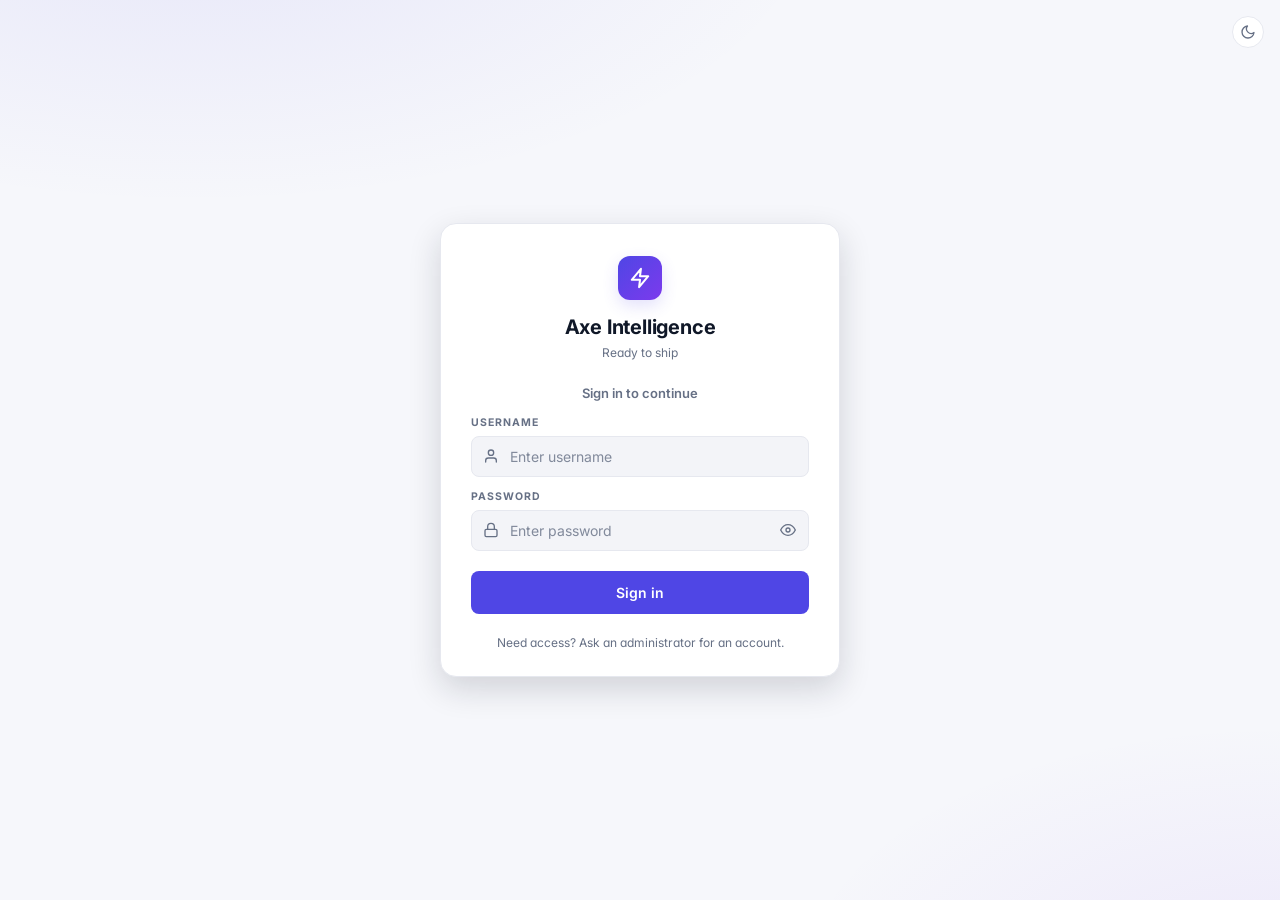
<file: auth/login.html>
<!DOCTYPE html>
<html lang="en">

<head>
  <meta charset="UTF-8" />
  <meta name="viewport" content="width=device-width, initial-scale=1.0" />
  <title>Axe Intelligence — Sign in</title>
  <link rel="preconnect" href="https://fonts.googleapis.com" />
  <link rel="preconnect" href="https://fonts.gstatic.com" crossorigin />
  <link href="https://fonts.googleapis.com/css2?family=Inter:wght@400;500;600;700&family=JetBrains+Mono:wght@400;500&display=swap"
    rel="stylesheet" />
  <script src="/static/js/theme.js"></script>
  <link rel="stylesheet" href="/static/css/theme.css" />
  <link rel="stylesheet" href="/auth/login.css" />
</head>

<body>
  <button class="theme-toggle login-theme" id="theme-toggle" type="button"></button>

  <main class="login-wrap">
    <div class="login-card">
      <div class="brand">
        <div class="logo-mark">
          <svg viewBox="0 0 24 24" fill="none" stroke="currentColor" stroke-width="2.2" stroke-linecap="round"
            stroke-linejoin="round">
            <polygon points="13 2 3 14 12 14 11 22 21 10 12 10 13 2" />
          </svg>
        </div>
        <div class="wordmark">Axe Intelligence</div>
        <div class="tagline">Ready to ship</div>
      </div>

      <p class="form-header">Sign in to continue</p>

      <div id="error" role="alert"></div>

      <form id="login-form" novalidate>
        <div class="field">
          <label for="username">Username</label>
          <div class="input-wrap">
            <svg viewBox="0 0 24 24" fill="none" stroke="currentColor" stroke-width="2" stroke-linecap="round"
              stroke-linejoin="round">
              <path d="M20 21v-2a4 4 0 0 0-4-4H8a4 4 0 0 0-4 4v2" />
              <circle cx="12" cy="7" r="4" />
            </svg>
            <input id="username" name="username" autocomplete="username" placeholder="Enter username" required />
          </div>
        </div>

        <div class="field">
          <label for="password">Password</label>
          <div class="input-wrap">
            <svg viewBox="0 0 24 24" fill="none" stroke="currentColor" stroke-width="2" stroke-linecap="round"
              stroke-linejoin="round">
              <rect x="3" y="11" width="18" height="11" rx="2" ry="2" />
              <path d="M7 11V7a5 5 0 0 1 10 0v4" />
            </svg>
            <input id="password" name="password" type="password" autocomplete="current-password"
              placeholder="Enter password" required class="has-toggle" />
            <button type="button" class="password-toggle" id="pw-toggle" aria-label="Show password">
              <svg id="eye-open" viewBox="0 0 24 24" fill="none" stroke="currentColor" stroke-width="2"
                stroke-linecap="round" stroke-linejoin="round">
                <path d="M1 12s4-8 11-8 11 8 11 8-4 8-11 8-11-8-11-8z" />
                <circle cx="12" cy="12" r="3" />
              </svg>
              <svg id="eye-closed" viewBox="0 0 24 24" fill="none" stroke="currentColor" stroke-width="2"
                stroke-linecap="round" stroke-linejoin="round" style="display:none">
                <path
                  d="M17.94 17.94A10.07 10.07 0 0 1 12 20c-7 0-11-8-11-8a18.45 18.45 0 0 1 5.06-5.94M9.9 4.24A9.12 9.12 0 0 1 12 4c7 0 11 8 11 8a18.5 18.5 0 0 1-2.16 3.19m-6.72-1.07a3 3 0 1 1-4.24-4.24" />
                <line x1="1" y1="1" x2="23" y2="23" />
              </svg>
            </button>
          </div>
        </div>

        <button id="submit-btn" class="btn btn-primary" type="submit">
          <span class="btn-text">Sign in</span>
          <span class="btn-spinner"></span>
        </button>
      </form>

      <div class="footer">Need access? Ask an administrator for an account.</div>
    </div>
  </main>

  <script src="/auth/client.js"></script>
  <script src="/auth/login.js"></script>
</body>

</html>
</file>
<file: static/css/theme.css>
/* ─────────────────────────────────────────────────────────────────────────────
   TMS Platform — shared design system. Every page loads this first, then its own page CSS.
   Light by default; [data-theme="dark"] swaps only the colour values (static/js/theme.js sets it).
   One accent (blue); green / amber / red only for meaning; everything else neutral grey (~90 / 8 / 2).
   ───────────────────────────────────────────────────────────────────────────── */

:root {
  --bg: #f6f7fb;
  --surface: #ffffff;
  --surface-2: #f3f4f8;
  --border: #e6e8ef;
  --text: #101828;
  --text-2: #344054;
  --muted: #667085;
  --accent: #4f46e5;
  --accent-2: #7c3aed;
  --highlight: #f5b700;                /* yellow: the second brand colour, for highlights only */
  --highlight-soft: rgba(245, 183, 0, .16);
  --highlight-ink: #7a5b00;
  --success: #16a34a;
  --warning: #d97706;
  --danger: #dc2626;

  /* tinted backgrounds: the colour at 10-15% */
  --accent-soft: rgba(79, 70, 229, .09);
  --accent-ring: rgba(79, 70, 229, .16);
  --success-soft: rgba(22, 163, 74, .15);
  --warning-soft: rgba(217, 119, 6, .15);
  --danger-soft: rgba(220, 38, 38, .10);
  --hover-tint: rgba(79, 70, 229, .035);

  --shadow-card: 0 1px 2px rgba(16, 24, 40, .05), 0 1px 3px rgba(16, 24, 40, .04);
  --shadow-pop: 0 12px 32px rgba(16, 24, 40, .16);
  --overlay: rgba(0, 0, 0, .65);

  --radius-input: 8px;
  --radius-card: 12px;
  --radius-modal: 14px;
  --ease: 160ms ease;

  --font: 'Inter', 'DM Sans', 'Segoe UI', system-ui, sans-serif;
  --mono: 'JetBrains Mono', 'DM Mono', ui-monospace, Consolas, monospace;

  color-scheme: light;
}

[data-theme="dark"] {
  --bg: #0d1117;
  --surface: #161b22;
  --surface-2: #21262d;
  --border: #30363d;
  --text: #e6edf3;
  --text-2: #c9d1d9;
  --muted: #8b949e;
  --accent: #818cf8;
  --accent-2: #8b5cf6;
  --highlight: #facc15;
  --highlight-soft: rgba(250, 204, 21, .14);
  --highlight-ink: #facc15;
  --success: #3fb950;
  --warning: #d29922;
  --danger: #f85149;

  --accent-soft: rgba(129, 140, 248, .14);
  --accent-ring: rgba(129, 140, 248, .24);
  --success-soft: rgba(63, 185, 80, .15);
  --warning-soft: rgba(210, 153, 34, .15);
  --danger-soft: rgba(248, 81, 73, .14);
  --hover-tint: rgba(129, 140, 248, .06);

  --shadow-card: 0 1px 3px rgba(0, 0, 0, .35);
  --shadow-pop: 0 14px 36px rgba(0, 0, 0, .55);

  color-scheme: dark;
}

/* ── base ─────────────────────────────────────────────────────────────────── */
*, *::before, *::after { box-sizing: border-box; }
* { margin: 0; padding: 0; }

html { -webkit-text-size-adjust: 100%; }

body {
  font-family: var(--font);
  font-size: 13px;
  line-height: 1.5;
  font-feature-settings: "cv11", "ss01";
  background: var(--bg);
  color: var(--text);
  -webkit-font-smoothing: antialiased;
}

::selection { background: var(--accent); color: #fff; }

button, input, select, textarea { font-family: inherit; font-size: inherit; color: inherit; }
button { cursor: pointer; }
a { color: var(--accent); text-decoration: none; }
a:hover { text-decoration: underline; }

.mono { font-family: var(--mono); }
.muted { color: var(--muted); }
.sr-only { position: absolute; width: 1px; height: 1px; overflow: hidden; clip: rect(0 0 0 0); white-space: nowrap; }

.page-title { font-size: 22px; font-weight: 700; letter-spacing: -.01em; }
.card-title { font-size: 14px; font-weight: 600; }
.hint { font-size: 11px; color: var(--muted); }

/* the signature small label: forms and table headers */
.label, label {
  display: block;
  font-size: 10.5px;
  font-weight: 700;
  letter-spacing: 1px;
  text-transform: uppercase;
  color: var(--muted);
  margin: 12px 0 5px;
}
.req::after { content: " *"; color: var(--danger); }

/* ── forms ────────────────────────────────────────────────────────────────── */
input, select, textarea {
  width: 100%;
  background: var(--surface-2);
  border: 1px solid var(--border);
  border-radius: var(--radius-input);
  padding: 9px 11px;
  color: var(--text);
  font-size: 13px;
  transition: border-color var(--ease), box-shadow var(--ease), background var(--ease);
}
input::placeholder, textarea::placeholder { color: var(--muted); opacity: .8; }
input:focus, select:focus, textarea:focus {
  outline: none;
  border-color: var(--accent);
  box-shadow: 0 0 0 3px var(--accent-ring);
}
input:disabled, select:disabled { opacity: .6; cursor: not-allowed; }
input[type="checkbox"], input[type="radio"] { width: auto; accent-color: var(--accent); box-shadow: none; }
select { appearance: none; padding-right: 30px; cursor: pointer;
  background-image: url("data:image/svg+xml,%3Csvg xmlns='http://www.w3.org/2000/svg' width='12' height='12' viewBox='0 0 24 24' fill='none' stroke='%236b7280' stroke-width='2.5' stroke-linecap='round' stroke-linejoin='round'%3E%3Cpath d='m6 9 6 6 6-6'/%3E%3C/svg%3E");
  background-repeat: no-repeat; background-position: right 10px center; }
.field-error { color: var(--danger); font-size: 12px; margin-top: 4px; }

/* ── buttons ──────────────────────────────────────────────────────────────── */
.btn, button.primary {
  display: inline-flex; align-items: center; justify-content: center; gap: 7px;
  border: 1px solid transparent;
  border-radius: 8px;
  padding: 7px 14px;
  font-size: 12.5px;
  font-weight: 600;
  line-height: 1.4;
  white-space: nowrap;
  transition: opacity var(--ease), border-color var(--ease), color var(--ease), background var(--ease),
              transform var(--ease);
}
.btn:disabled, button.primary:disabled { opacity: .55; cursor: not-allowed; }

.btn-primary, button.primary { background: var(--accent); color: #fff; }
.btn-primary:hover:not(:disabled), button.primary:hover:not(:disabled) { opacity: .85; }

.btn-ghost { background: transparent; color: var(--muted); border-color: var(--border); }
.btn-ghost:hover:not(:disabled) { color: var(--text); border-color: var(--text); transform: translateY(-1px); }

.btn-danger { background: var(--danger-soft); color: var(--danger); border-color: rgba(220, 38, 38, .3); }
.btn-danger:hover:not(:disabled) { background: rgba(220, 38, 38, .2); }

.btn-success { background: var(--success-soft); color: var(--success); border-color: rgba(22, 163, 74, .3); }
.btn-success:hover:not(:disabled) { background: rgba(22, 163, 74, .25); }

.btn-sm { padding: 3px 9px; font-size: 12px; border-radius: 6px; }
.btn-xs { padding: 2px 7px; font-size: 11px; border-radius: 5px; }
.btn svg { width: 14px; height: 14px; flex-shrink: 0; }

/* ── cards, KPI tiles ─────────────────────────────────────────────────────── */
.card {
  background: var(--surface);
  border: 1px solid var(--border);
  border-radius: var(--radius-card);
  box-shadow: var(--shadow-card);
}
.card-head {
  display: flex; align-items: center; justify-content: space-between; gap: 12px;
  padding: 14px 18px;
  border-bottom: 1px solid var(--border);
}
.card-body { padding: 16px 18px; }

.kpi {
  background: var(--surface);
  border: 1px solid var(--border);
  border-radius: var(--radius-card);
  box-shadow: var(--shadow-card);
  padding: 14px 18px;
  transition: border-color var(--ease);
}
.kpi.clickable { cursor: pointer; }
.kpi.clickable:hover { border-color: var(--accent); }
.kpi .kpi-label { font-size: 10.5px; font-weight: 700; letter-spacing: 1px; text-transform: uppercase; color: var(--muted); }
.kpi .kpi-value { font-family: var(--mono); font-size: 24px; font-weight: 700; line-height: 1.25; margin-top: 4px; }
.kpi .kpi-hint { font-size: 11px; color: var(--muted); margin-top: 2px; }

/* ── tables ───────────────────────────────────────────────────────────────── */
.table-scroll { overflow-x: auto; -webkit-overflow-scrolling: touch; }
table { width: 100%; border-collapse: collapse; font-size: 13px; }
th {
  background: var(--surface-2);
  color: var(--muted);
  font-size: 10.5px; font-weight: 700; letter-spacing: .8px; text-transform: uppercase;
  text-align: left; white-space: nowrap;
  padding: 9px 12px;
  border-bottom: 1px solid var(--border);
}
th:first-child { border-top-left-radius: 8px; }
th:last-child { border-top-right-radius: 8px; }
td { padding: 10px 12px; border-bottom: 1px solid var(--border); text-align: left; vertical-align: middle; }
tbody tr { transition: background var(--ease); }
tbody tr:hover { background: var(--hover-tint); }
td.num, .num { font-family: var(--mono); font-variant-numeric: tabular-nums; }
tr.inactive { opacity: .55; }
.empty-row td { text-align: center; color: var(--muted); padding: 32px 12px; }

/* ── pills (status shown with colour, never plain text) ───────────────────── */
.pill, .badge {
  display: inline-flex; align-items: center; gap: 5px;
  font-size: 10.5px; font-weight: 700; letter-spacing: .3px;
  padding: 2px 9px;
  border-radius: 999px;
  background: var(--surface-2);
  color: var(--muted);
  white-space: nowrap;
}
.pill-accent, .badge.status-queued, .badge.status-processing { background: var(--accent-soft); color: var(--accent); }
.pill-success, .badge.status-success, .badge.status-done, .badge.status-sent { background: var(--success-soft); color: var(--success); }
.pill-warning { background: var(--warning-soft); color: var(--warning); }
.pill-danger, .badge.status-failed, .badge.inactive { background: var(--danger-soft); color: var(--danger); }

/* ── messages under forms ─────────────────────────────────────────────────── */
.msg { display: none; font-size: 12px; margin-top: 8px; }
.msg.ok { color: var(--success); }
.msg.err { color: var(--danger); }

/* ── empty state ──────────────────────────────────────────────────────────── */
.empty { text-align: center; color: var(--muted); padding: 36px 16px; }
.empty svg { width: 28px; height: 28px; margin-bottom: 8px; opacity: .7; }
.empty b { display: block; color: var(--text); font-weight: 600; margin-bottom: 2px; }

/* ── avatar ───────────────────────────────────────────────────────────────── */
.avatar {
  width: 32px; height: 32px; border-radius: 50%;
  display: inline-flex; align-items: center; justify-content: center;
  background: linear-gradient(135deg, var(--accent), var(--accent-2));
  color: #fff; font-weight: 700; font-size: 13px; flex-shrink: 0;
}

/* ── spinner ──────────────────────────────────────────────────────────────── */
.spinner { width: 34px; height: 34px; border: 3px solid var(--border); border-top-color: var(--accent);
  border-radius: 50%; animation: ui-spin .7s linear infinite; }
@keyframes ui-spin { to { transform: rotate(360deg); } }

/* ── theme toggle (a small round icon button) ─────────────────────────────── */
.theme-toggle {
  width: 32px; height: 32px; border-radius: 50%;
  display: inline-flex; align-items: center; justify-content: center;
  background: transparent; border: 1px solid var(--border); color: var(--muted);
  transition: color var(--ease), border-color var(--ease);
}
.theme-toggle:hover { color: var(--text); border-color: var(--text); }
.theme-toggle svg { width: 16px; height: 16px; }
.theme-toggle .i-sun { display: none; }
[data-theme="dark"] .theme-toggle .i-sun { display: block; }
[data-theme="dark"] .theme-toggle .i-moon { display: none; }

/* ── app shell: fixed sidebar + content ───────────────────────────────────── */
.app-shell { display: flex; min-height: 100vh; }
.sidebar {
  position: fixed; inset: 0 auto 0 0; width: 220px; z-index: 40;
  display: flex; flex-direction: column;
  background: var(--surface); border-right: 1px solid var(--border);
  transition: transform 200ms ease;
}
.sidebar-brand { display: flex; align-items: center; gap: 10px; padding: 18px 16px 14px; font-weight: 700; font-size: 15px; }
.sidebar-brand .logo { width: 28px; height: 28px; border-radius: 8px; flex-shrink: 0;
  background: linear-gradient(135deg, var(--accent), var(--accent-2)); color: #fff;
  display: inline-flex; align-items: center; justify-content: center; font-size: 13px; }
.sidebar-nav { display: flex; flex-direction: column; gap: 2px; padding: 8px 10px; flex: 1; overflow-y: auto; }
.nav-item {
  position: relative; display: flex; align-items: center; gap: 10px;
  width: 100%; text-align: left;
  background: transparent; border: none; border-radius: 8px;
  padding: 9px 12px; font-size: 13px; font-weight: 500; color: var(--muted);
  transition: background var(--ease), color var(--ease);
}
.nav-item svg { width: 16px; height: 16px; flex-shrink: 0; }
.nav-item:hover { background: var(--surface-2); color: var(--text); }
.nav-item.active { background: var(--accent-soft); color: var(--accent); font-weight: 600; }
.nav-item.active::before { content: ""; position: absolute; left: -10px; top: 7px; bottom: 7px; width: 3px;
  border-radius: 0 3px 3px 0; background: var(--accent); }
.sidebar-foot { padding: 12px 14px; border-top: 1px solid var(--border); display: flex; align-items: center; gap: 10px; }
.sidebar-foot .who { flex: 1; min-width: 0; font-size: 12px; }
.sidebar-foot .who b { display: block; font-weight: 600; overflow: hidden; text-overflow: ellipsis; white-space: nowrap; }

.content { flex: 1; min-width: 0; margin-left: 220px; }
.icon-btn.menu-btn { display: none; }
.scrim { display: none; }

@media (max-width: 860px) {
  .sidebar { transform: translateX(-100%); }
  .sidebar.open { transform: none; box-shadow: var(--shadow-pop); }
  .content { margin-left: 0; }
  .icon-btn.menu-btn { display: inline-flex; }
  .scrim.show { display: block; position: fixed; inset: 0; background: var(--overlay); z-index: 30; }
}

/* ── modals (page modals and the confirm / success popups) ────────────────── */
.modal-overlay, .ui-overlay {
  position: fixed; inset: 0; z-index: 100;
  display: none; align-items: flex-start; justify-content: center;
  background: var(--overlay); backdrop-filter: blur(4px);
  padding: 6vh 20px; overflow-y: auto;
}
.modal-overlay.open, .ui-overlay.open { display: flex; animation: ui-fade 180ms ease; }
.modal {
  background: var(--surface); border: 1px solid var(--border); border-radius: var(--radius-modal);
  box-shadow: var(--shadow-pop);
  width: 100%; max-width: 880px; display: flex; flex-direction: column; max-height: 88vh;
  animation: ui-rise 200ms ease;
}
.modal-head { display: flex; align-items: flex-start; justify-content: space-between; gap: 12px;
  padding: 16px 20px; border-bottom: 1px solid var(--border); }
.modal-title { font-size: 15px; font-weight: 700; }
.modal-sub { font-size: 11.5px; color: var(--muted); font-family: var(--mono); margin-top: 2px; }
.modal-body { padding: 16px 20px; overflow-y: auto; }
.modal-foot { display: flex; justify-content: flex-end; gap: 8px; padding: 12px 20px; border-top: 1px solid var(--border); }
.icon-btn { width: 30px; height: 30px; border-radius: 8px; border: 1px solid var(--border); background: transparent;
  color: var(--muted); display: inline-flex; align-items: center; justify-content: center; flex-shrink: 0;
  transition: color var(--ease), border-color var(--ease); }
.icon-btn:hover { color: var(--text); border-color: var(--text); }

@keyframes ui-fade { from { opacity: 0; } to { opacity: 1; } }
@keyframes ui-rise { from { opacity: 0; transform: translateY(10px); } to { opacity: 1; transform: none; } }

/* confirm / success popups (static/js/theme.js: ui.confirm, ui.success) */
.ui-overlay { align-items: center; padding: 20px; }
.ui-popup {
  background: var(--surface); border: 1px solid var(--border); border-radius: 16px; box-shadow: var(--shadow-pop);
  width: 100%; max-width: 380px; padding: 26px 24px 20px; text-align: center; animation: ui-rise 200ms ease;
  position: relative; overflow: hidden;
}
.ui-icon { width: 52px; height: 52px; border-radius: 50%; margin: 0 auto 14px;
  display: flex; align-items: center; justify-content: center; font-size: 26px; font-weight: 700; }
.ui-icon.warning { background: var(--warning-soft); color: var(--warning); }
.ui-icon.danger { background: var(--danger-soft); color: var(--danger); }
.ui-icon.question { background: var(--accent-soft); color: var(--accent); }
.ui-icon.success { background: var(--success-soft); color: var(--success); }
.ui-title { font-size: 16px; font-weight: 700; margin-bottom: 6px; }
.ui-text { font-size: 13px; color: var(--muted); margin-bottom: 20px; white-space: pre-line; }
.ui-actions { display: flex; justify-content: center; gap: 10px; }
.ui-actions .btn { min-width: 100px; padding: 8px 16px; font-size: 13px; }
.ui-actions .btn-cancel { background: var(--surface-2); color: var(--text); border-color: var(--border); }
.ui-actions .btn-cancel:hover { border-color: var(--text); }
.ui-bar { position: absolute; left: 0; bottom: 0; height: 3px; background: var(--success); width: 100%;
  transform-origin: left; animation: ui-bar 3s linear forwards; }
@keyframes ui-bar { to { transform: scaleX(0); } }

/* toast: a small coloured pill, bottom right */
#ui-toasts { position: fixed; right: 18px; bottom: 18px; z-index: 300; display: flex; flex-direction: column; gap: 8px; align-items: flex-end; }
.ui-toast {
  display: flex; align-items: center; gap: 8px; max-width: 360px;
  padding: 9px 16px; border-radius: 999px; font-size: 12.5px; font-weight: 600; color: #fff;
  background: var(--success); box-shadow: var(--shadow-pop);
  animation: ui-toast-in 250ms ease, ui-toast-out 250ms ease 2.75s forwards;
}
.ui-toast.error { background: var(--danger); }
@keyframes ui-toast-in { from { opacity: 0; transform: translateY(16px); } to { opacity: 1; transform: none; } }
@keyframes ui-toast-out { to { opacity: 0; transform: translateY(16px); } }

@media (prefers-reduced-motion: reduce) {
  *, *::before, *::after { animation-duration: .01ms !important; transition-duration: .01ms !important; }
}
</file>
<file: auth/login.css>
/* Sign-in page. Tokens, inputs and buttons come from /static/css/theme.css. */

body { min-height: 100vh; }

.login-theme { position: fixed; top: 16px; right: 16px; z-index: 5; background: var(--surface); }

.login-wrap {
  min-height: 100vh; display: flex; align-items: center; justify-content: center; padding: 24px 16px;
  background:
    radial-gradient(900px 420px at 15% -10%, var(--accent-soft), transparent 70%),
    radial-gradient(700px 380px at 100% 110%, rgba(124, 58, 237, .08), transparent 70%),
    var(--bg);
}

.login-card {
  width: 100%; max-width: 400px;
  background: var(--surface); border: 1px solid var(--border); border-radius: 16px;
  box-shadow: var(--shadow-pop); padding: 32px 30px 24px;
  animation: ui-rise 240ms ease;
}

.brand { display: flex; flex-direction: column; align-items: center; text-align: center; margin-bottom: 22px; }
.logo-mark {
  width: 44px; height: 44px; border-radius: 12px; margin-bottom: 12px; color: #fff;
  background: linear-gradient(135deg, var(--accent), var(--accent-2));
  display: flex; align-items: center; justify-content: center; box-shadow: 0 6px 16px var(--accent-ring);
}
.logo-mark svg { width: 22px; height: 22px; }
.wordmark { font-size: 20px; font-weight: 700; letter-spacing: -.01em; }
.tagline { font-size: 12px; color: var(--muted); margin-top: 2px; }

.form-header { font-size: 13px; font-weight: 600; margin-bottom: 4px; text-align: center; color: var(--muted); }

.field { margin-top: 4px; }
.input-wrap { position: relative; }
.input-wrap > svg { position: absolute; left: 12px; top: 50%; transform: translateY(-50%); width: 16px; height: 16px; color: var(--muted); pointer-events: none; }
.input-wrap input { padding: 11px 12px 11px 38px; font-size: 14px; }
.input-wrap input.has-toggle { padding-right: 42px; }
.password-toggle {
  position: absolute; right: 6px; top: 50%; transform: translateY(-50%);
  width: 30px; height: 30px; border: none; background: transparent; color: var(--muted); border-radius: 6px;
  display: flex; align-items: center; justify-content: center; transition: color var(--ease);
}
.password-toggle:hover { color: var(--text); }
.password-toggle svg { width: 16px; height: 16px; }

#error {
  display: none; margin: 14px 0 4px; padding: 9px 12px; border-radius: 8px; font-size: 12.5px;
  background: var(--danger-soft); color: var(--danger); border: 1px solid rgba(220, 38, 38, .25);
}

#submit-btn { width: 100%; margin-top: 20px; padding: 11px; font-size: 14px; }
.btn-spinner { display: none; width: 15px; height: 15px; border: 2px solid rgba(255, 255, 255, .4); border-top-color: #fff; border-radius: 50%; animation: ui-spin .7s linear infinite; }
#submit-btn.loading .btn-text { opacity: .8; }
#submit-btn.loading .btn-spinner { display: inline-block; }

.footer { margin-top: 20px; text-align: center; font-size: 12px; color: var(--muted); }
</file>
